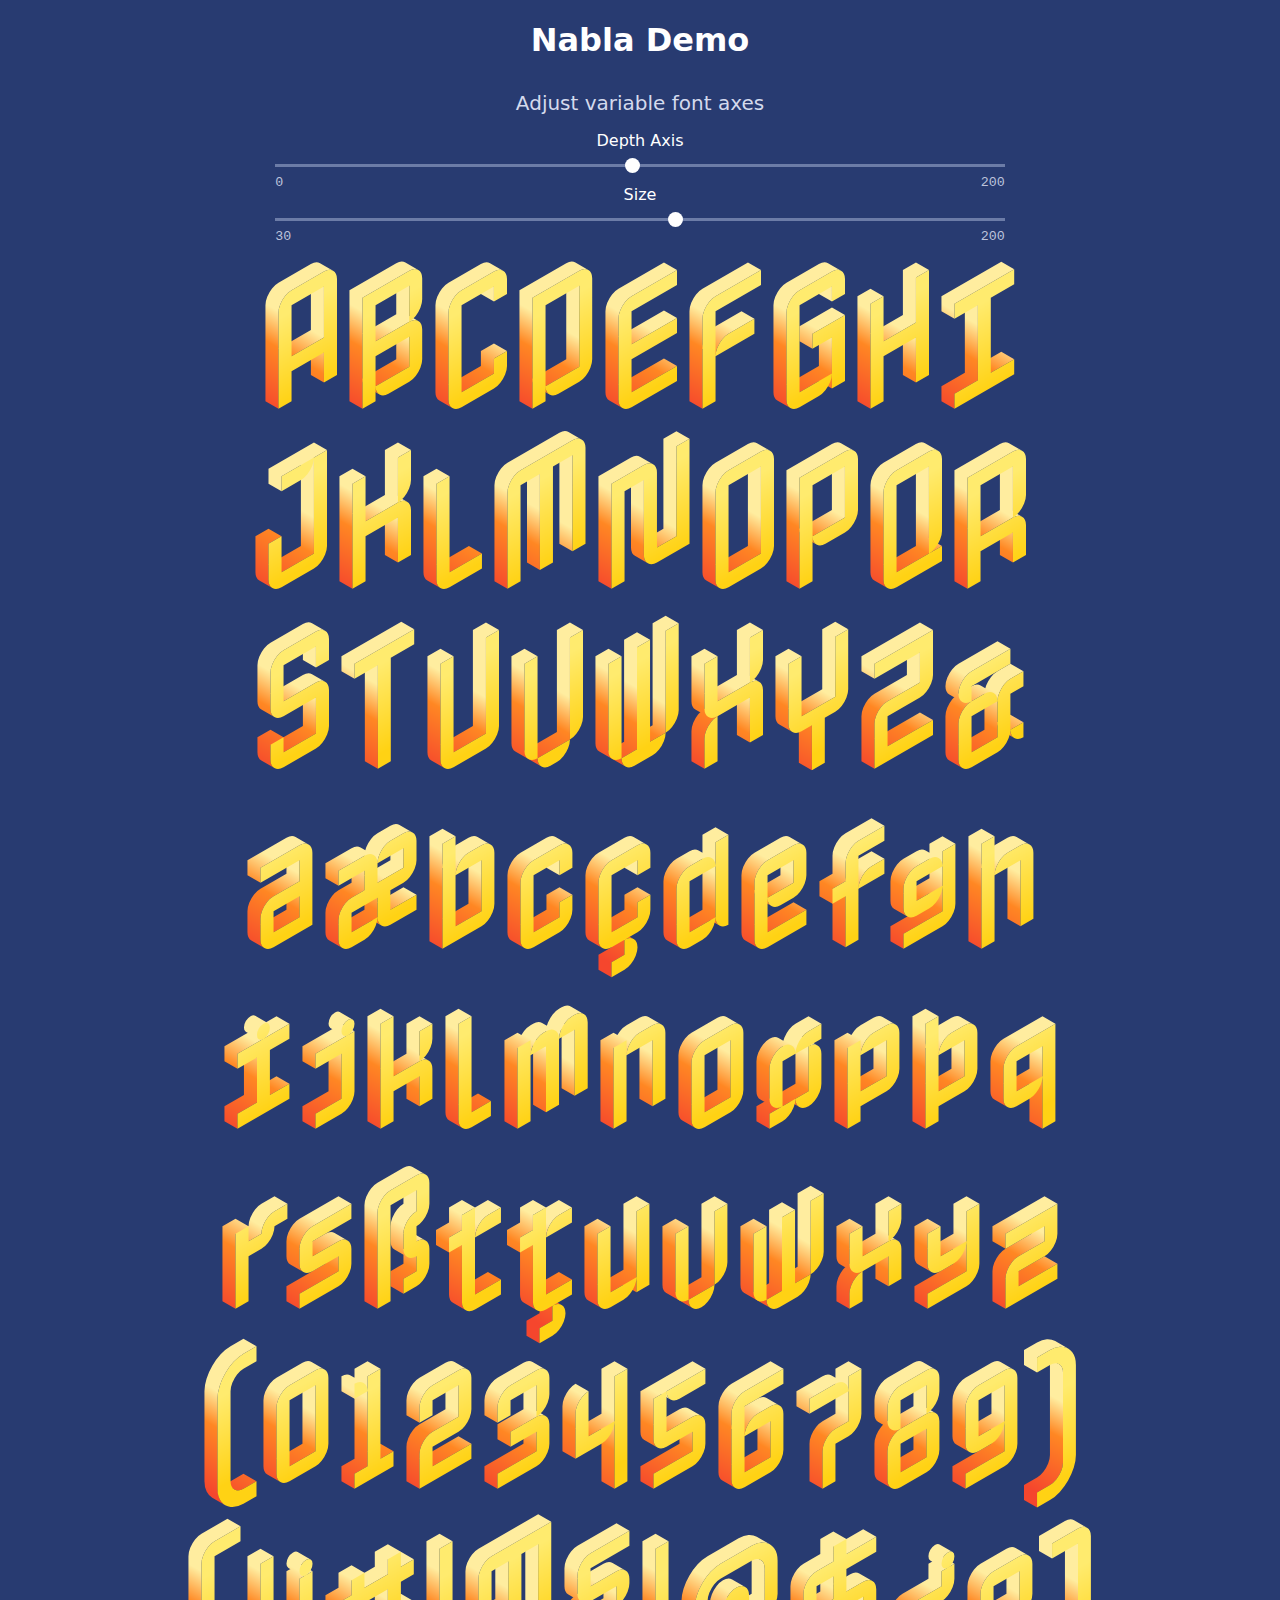
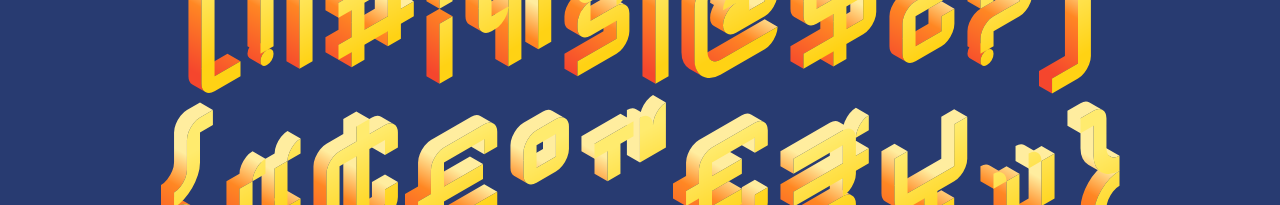
<file: index.html>
<!DOCTYPE html>
<html>
   <head>
      <meta charset="utf-8">
      <meta name="viewport" content="width=device-width, initial-scale=1.0, maximum-scale=1.0, user-scalable=0">
      <title>Typearture Nabla Font Specimen</title>
      <link rel="stylesheet" href="styles.css">
      <script src="chromacheck.min.js"></script>
      <style>
        /* inline to avoid flash of unwanted content */

        .colrv1 {
          display: flex;
          justify-content: center;
        }

        .colrv1:nth-child(1) {
          background-color: #ff8723;
        }

/*        .colrv1:nth-child(2) {
          background-color: #86f05e;
          display: none;  / * hide by default * /
          justify-content: space-between;
          padding: 0 1.5em;
        }*/
/*
        p[role="note"] {
          text-align: center;
        }
*/
        .chromacheck-colrv1 .colrv1:nth-child(1) {
          display: none; /* if COLR v1 is supported, hide the alert box */
        }

/*        .chromacheck-colrv1 .colrv1:nth-child(2) {
          display: flex;
        }*/
      </style>
   </head>
   <body>
      <aside class="colrv1">
        <p role="note" class="unsupported">COLR v1 fonts are <strong>not supported</strong> in your browser. Please refer to the <a href="https://caniuse.com/colr-v1" target="_blank">browser compatability table</a> for more information.</p>
      </aside>
<!--       <aside class="colrv1">
        <p role="note" class="supported" id="note">COLR v1 fonts are supported on your browser! 🥳</p><button id="close" aria-controls="note" aria-label="Dismiss info box">Dismiss</button>
      </aside> -->
      <main class="page">
        <header>
          <h1>Nabla Demo</h1>
        </header>
         <section class="settings">
            <h2>Adjust variable font axes</h2>
            <label for="depth-slider">Depth Axis</label>
            <input class="slider" type="range" name="depth-slider" min="0" max="200" value="100" step="any" oninput="depthAxisHandler(value);">
            <label for="size-slider">Size</label>
            <input class="slider" type="range" name="depth-slider" min="30" max="200" value="125" step="any" oninput="fontSizeHandler(value);">
         </section>
         <textarea class="color-text" spellcheck="off" autocomplete="off">
ABCDEFGHI
JKLMNOPQR
STUVWXYZ&amp;
aæbcçdefgh
ijklmnoøpþq
rsßtţuvwxyz
(0123456789)
[!¡#¦¶§|@$¿?]
{«¢£°™€₹¥»}</textarea>
      </main>
      <script>
        const element = document.querySelector(".color-text");
        const tx = document.getElementsByTagName("textarea");

        // function close() {
        //   document.querySelector(".colrv1:nth-child(2)").style.display = "none";
        // }

        // document.getElementById("close").addEventListener("click", close);

        for (let i = 0; i < tx.length; i++) {
          tx[i].setAttribute("style", `height: ${(tx[i].scrollHeight)}px; overflow-y:hidden;`);
          tx[i].addEventListener("input", OnInput, false);
        }

        function OnInput() {
          this.style.height = "auto";
          this.style.height = `${(this.scrollHeight)}px`;
        }

        function depthAxisHandler(value) {
          element.style.fontVariationSettings = `'DPTH' ${value}`;
        }
         
        function fontSizeHandler(value) {
          element.style.fontSize = `${value}px`;
        }
      </script>
   </body>
</html>
</file>
<file: styles.css>
@font-face {
  font-family: "Nabla";
  font-display: "swap";
  src: url("./fonts/Nabla.ttf") format("truetype");
}

:root {
  --red: hsla(10, 92%, 57%, 1);
}

::-webkit-scrollbar {
    width: 0;  /* Remove scrollbar space */
    background: transparent;  /* Optional: just make scrollbar invisible */
}

::selection {
  color: white;
  background-color: var(--red);
}

:not(.color-text) {
  font-family: system-ui;
}

body {
  padding: 0;
  margin: 0;
}

main {
  display: flex;
  flex-direction: column;
  gap: 2em;
  min-height: 100vh;
  overflow: hidden;
}

main, textarea {
  background-color: hsla(224, 48%, 30%, 1);
}

button {
  background: none;
  border: none;
  cursor: pointer;
  font: inherit;
  font-weight: bold;
  padding: 0;
}

button:hover {
  opacity: 0.7;
}

textarea {
  border: none;
  caret-color: hsla(0, 0%, 100%, 1);
  outline: none;
  padding: 0;
  margin: 0;
  resize: none;
}

a {
  color: inherit;
  text-decoration: underline;
  text-underline-offset: 1.5px;
  text-decoration-thickness: 1.5px;
  text-decoration-color: hsla(33, 99%, 27%, 1);
}

h1, h2, label {
  color: white;
}

h1 {
  margin-bottom: 0;
}

h2, label {
  font-weight: 500;
}

h2 {
  color: hsla(225, 40%, 88%, 1);
  font-size: 1.25em;
  margin: 0;
}

header, .settings {
  display: flex;
  flex-direction: column;
  text-align: center;
  align-items: center;
}

.settings > label {
  margin-top: 1em;
  margin-bottom: 0.25em;
  color: white;
}

.color-text {
  font-family: "Nabla";
  font-size: 150px;
  text-align: center;
}

.slider {
  -webkit-appearance: none;
  appearance: none;
  background-color: hsla(224, 25%, 54%, 1);
  min-width: 57vw;
  height: 3px;
  margin-top: 10px;
}

.slider::before, .slider::after {
  color: hsla(226, 32%, 80%, 1);
  font-family: "Consolas", monospace;
  margin-top: 5vh;
  position: relative;
  top: 10px;
}

.slider::before {
  content: attr(min);
}

.slider::after {
  content: attr(max);
}

.slider::-webkit-slider-thumb {
  -webkit-appearance: none;
  appearance: none;
  background-color: white;
  border-radius: 50%;
  cursor: ew-resize;
  width: 15px;
  height: 15px;
  transition: 0.1s;
}

::-moz-range-thumb {
  background-color: white;
  border-radius: 50%;
  cursor: ew-resize;
  border: none;
  width: 15px;
  height: 15px;
}

.slider::-webkit-slider-thumb:hover {
  transform: scale(1.25);
}

.slider::-webkit-slider-thumb:active {
  transform: scale(1.5);
}
</file>
